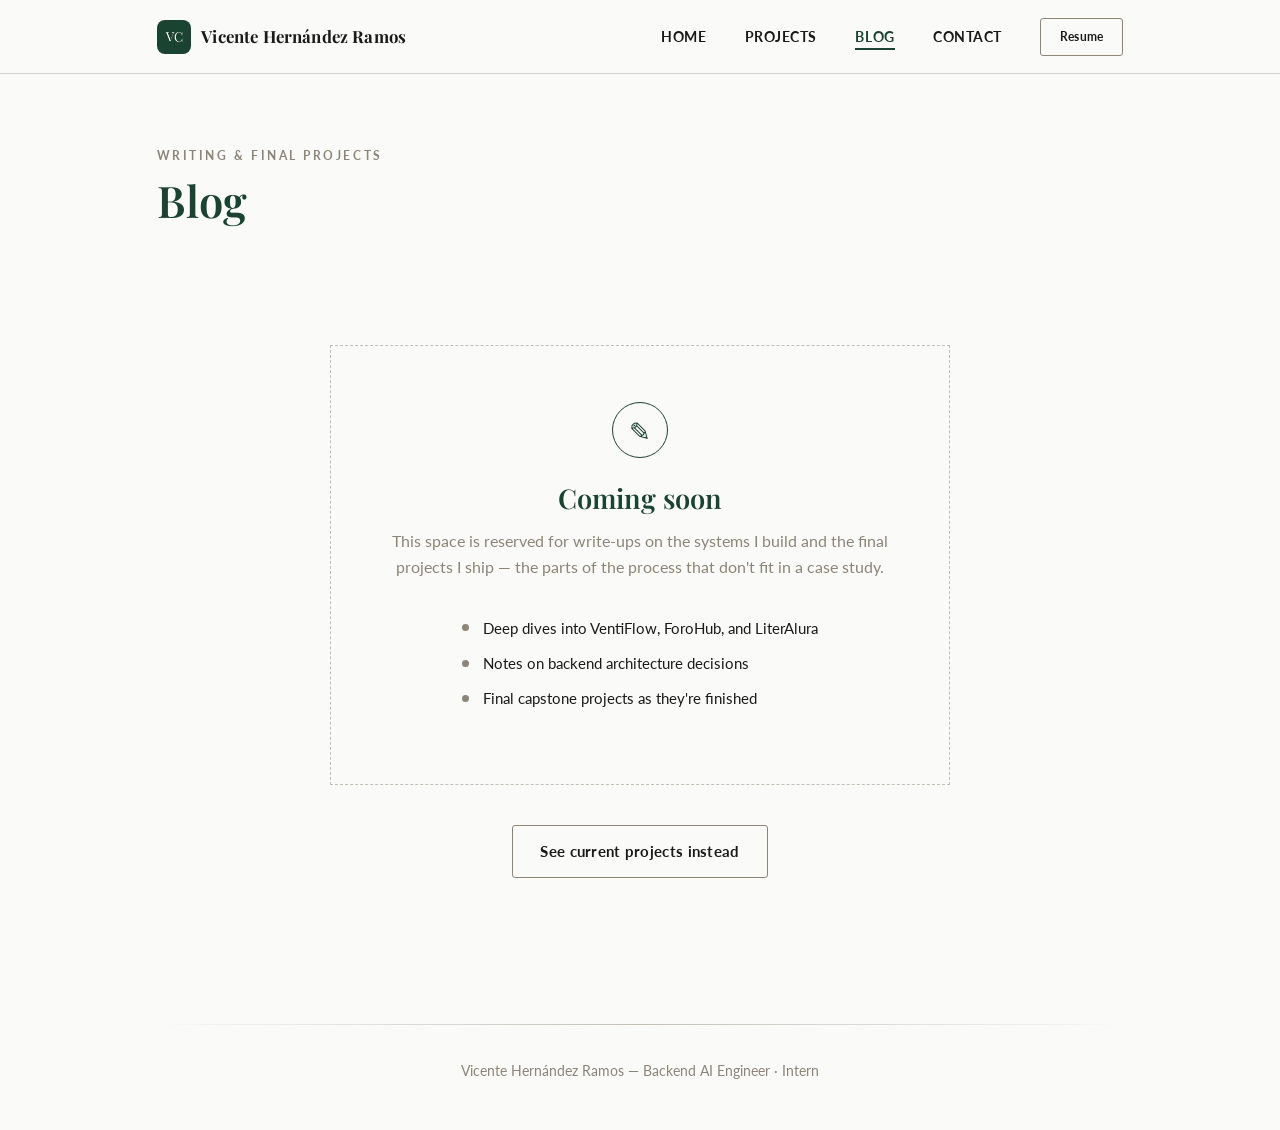
<file: blog.html>
<!DOCTYPE html>
<html lang="es">
<head>
<meta charset="UTF-8">
<meta name="viewport" content="width=device-width, initial-scale=1.0">
<title>Blog — Vicente Hernández Ramos</title>
<meta name="description" content="Escritos y proyectos finales de Vicente Hernández Ramos — próximamente.">
<link rel="icon" type="image/png" href="assets/android-chrome-512x512.png">
<link rel="preconnect" href="https://fonts.googleapis.com">
<link rel="preconnect" href="https://fonts.gstatic.com" crossorigin>
<link href="https://fonts.googleapis.com/css2?family=Lato:wght@400;700;900&family=Playfair+Display:wght@500;600;700&display=swap" rel="stylesheet">
<link rel="stylesheet" href="styles/styles.css">
</head>
<body>

<nav class="site-nav">
  <div class="wrap">
    <a href="index.html" class="brand">
      <img src="assets/android-chrome-512x512.png" alt="Logo VC">
      <span>Vicente Hernández Ramos</span>
    </a>
    <div class="nav-right">
      <ul>
        <li><a href="index.html" class="nav-link">Home</a></li>
        <li><a href="projects.html" class="nav-link">Projects</a></li>
        <li><a href="blog.html" class="nav-link is-active">Blog</a></li>
        <li><a href="contact.html" class="nav-link">Contact</a></li>
      </ul>
      <a href="https://drive.google.com/file/d/10PEnXx7qyDLWZ7_0M2ocUHlH25EIFLmy/view?usp=sharing" target="_blank"
          rel="noopener" class="btn btn-ghost btn-sm">Resume</a>
    </div>
  </div>
</nav>

<header style="padding: 4.5rem 0 1rem;">
  <div class="wrap">
    <p class="eyebrow">Writing &amp; final projects</p>
    <h1 style="font-size: clamp(2rem, 3.4vw, 2.8rem); margin-top: 0.6rem; max-width: 22ch;">Blog</h1>
  </div>
</header>

<section>
  <div class="wrap">
    <div class="blog-empty">
      <span class="glyph-lg">✎</span>
      <h2>Coming soon</h2>
      <p>This space is reserved for write-ups on the systems I build and the final projects I ship — the parts of the process that don't fit in a case study.</p>
      <ul class="coming-list">
        <li>Deep dives into VentiFlow, ForoHub, and LiterAlura</li>
        <li>Notes on backend architecture decisions</li>
        <li>Final capstone projects as they're finished</li>
      </ul>
    </div>
    <div style="text-align:center; margin-top: 2.5rem;">
      <a href="projects.html" class="btn btn-ghost">See current projects instead</a>
    </div>
  </div>
</section>

<footer>
  <div class="wrap">
    <div class="divider"></div>
    <p>Vicente Hernández Ramos — Backend AI Engineer · Intern</p>
  </div>
</footer>

</body>
</html>
</file>
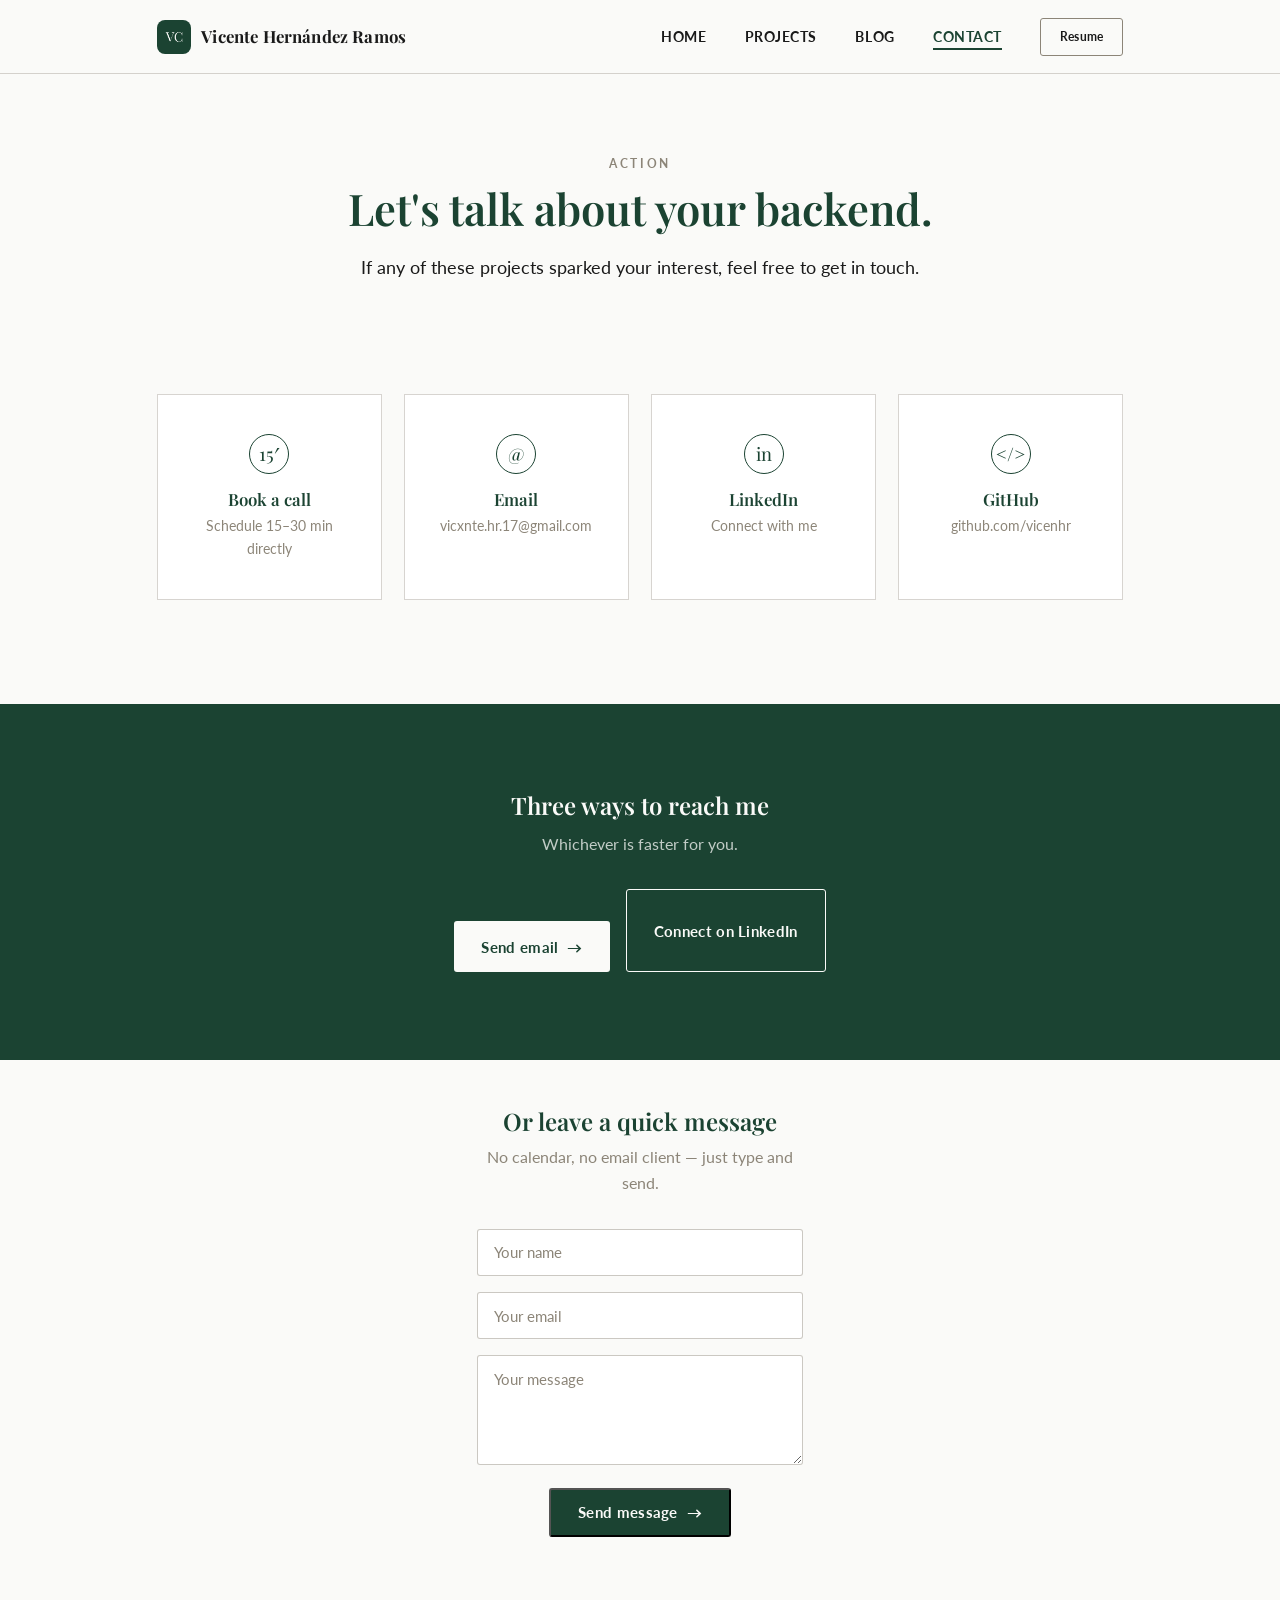
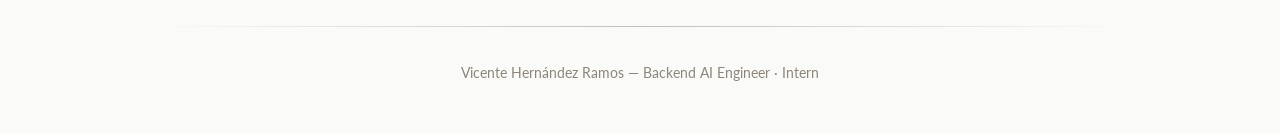
<file: contact.html>
<!DOCTYPE html>
<html lang="es">

<head>
  <meta charset="UTF-8">
  <meta name="viewport" content="width=device-width, initial-scale=1.0">
  <title>Contact — Vicente Hernández Ramos</title>
  <meta name="description"
    content="Contacta a Vicente Hernández Ramos, Backend AI Engineer intern, por email, LinkedIn o GitHub.">
  <link rel="icon" type="image/png" href="assets/android-chrome-512x512.png">
  <link rel="preconnect" href="https://fonts.googleapis.com">
  <link rel="preconnect" href="https://fonts.gstatic.com" crossorigin>
  <link
    href="https://fonts.googleapis.com/css2?family=Lato:wght@400;700;900&family=Playfair+Display:wght@500;600;700&display=swap"
    rel="stylesheet">
  <link rel="stylesheet" href="styles/styles.css">
</head>

<body>

  <nav class="site-nav">
    <div class="wrap">
      <a href="index.html" class="brand">
        <img src="assets/android-chrome-512x512.png" alt="Logo VC">
        <span>Vicente Hernández Ramos</span>
      </a>
      <div class="nav-right">
        <ul>
          <li><a href="index.html" class="nav-link">Home</a></li>
          <li><a href="projects.html" class="nav-link">Projects</a></li>
          <li><a href="blog.html" class="nav-link">Blog</a></li>
          <li><a href="contact.html" class="nav-link is-active">Contact</a></li>
        </ul>
        <a href="https://drive.google.com/file/d/10PEnXx7qyDLWZ7_0M2ocUHlH25EIFLmy/view?usp=sharing" target="_blank"
          rel="noopener" class="btn btn-ghost btn-sm">Resume</a>
      </div>
    </div>
  </nav>

  <header class="contact-hero">
    <div class="wrap">
      <p class="eyebrow">Action</p>
      <h1 style="font-size: clamp(2rem, 3.4vw, 2.8rem); margin-top: 0.6rem;">Let's talk about your backend.</h1>
      <p class="lede">If any of these projects sparked your interest, feel free to get in touch.</p>
    </div>
  </header>

  <section style="padding-top: 1rem;">
    <div class="wrap">
      <div class="channel-grid channel-grid-4">
        <a href="https://calendly.com/vicxnte-hr-17/30min" target="_blank" rel="noopener" class="channel-card">
          <span class="glyph">15′</span>
          <h3>Book a call</h3>
          <p>Schedule 15–30 min directly</p>
        </a>
        <a href="mailto:vicxnte.hr.17@gmail.com" class="channel-card">
          <span class="glyph">@</span>
          <h3>Email</h3>
          <p>vicxnte.hr.17@gmail.com</p>
        </a>
        <a href="https://linkedin.com/in/vicente-hernandez-ramos" target="_blank" rel="noopener" class="channel-card">
          <span class="glyph">in</span>
          <h3>LinkedIn</h3>
          <p>Connect with me</p>
        </a>
        <a href="https://github.com/vicenhr" target="_blank" rel="noopener" class="channel-card">
          <span class="glyph">&lt;/&gt;</span>
          <h3>GitHub</h3>
          <p>github.com/vicenhr</p>
        </a>
      </div>
    </div>
  </section>

  <section class="cta-band">
    <div class="wrap">
      <h2>Three ways to reach me</h2>
      <p>Whichever is faster for you.</p>
      <div class="hero-ctas" style="justify-content: center; margin-top: 2rem;">
        <a href="mailto:vicxnte.hr.17@gmail.com" class="btn btn-primary btn-arrow">Send email</a>
        <a href="https://linkedin.com/in/vicente-hernandez-ramos" target="_blank" rel="noopener" class="btn btn-ghost"
          style="border-color: var(--paper); color: var(--paper);">Connect on LinkedIn</a>
      </div>
    </div>
  </section>

  <section style="padding: 3rem 0;">
    <div class="wrap contact-form-wrap">
      <h2>Or leave a quick message</h2>
      <p>No calendar, no email client — just type and send.</p>

      <form name="contact" method="POST" data-netlify="true" netlify-honeypot="bot-field" class="contact-form">
        <input type="hidden" name="form-name" value="contact" />
        <p style="display:none;">
          <label>No llenes esto: <input name="bot-field" /></label>
        </p>

        <input type="text" name="name" placeholder="Your name" required />
        <input type="email" name="email" placeholder="Your email" required />
        <textarea name="message" placeholder="Your message" rows="4" required></textarea>

        <button type="submit" class="btn btn-primary btn-arrow">Send message</button>
      </form>
    </div>
  </section>

  <footer>
    <div class="wrap">
      <div class="divider"></div>
      <p>Vicente Hernández Ramos — Backend AI Engineer · Intern</p>
    </div>
  </footer>

</body>

</html>
</file>
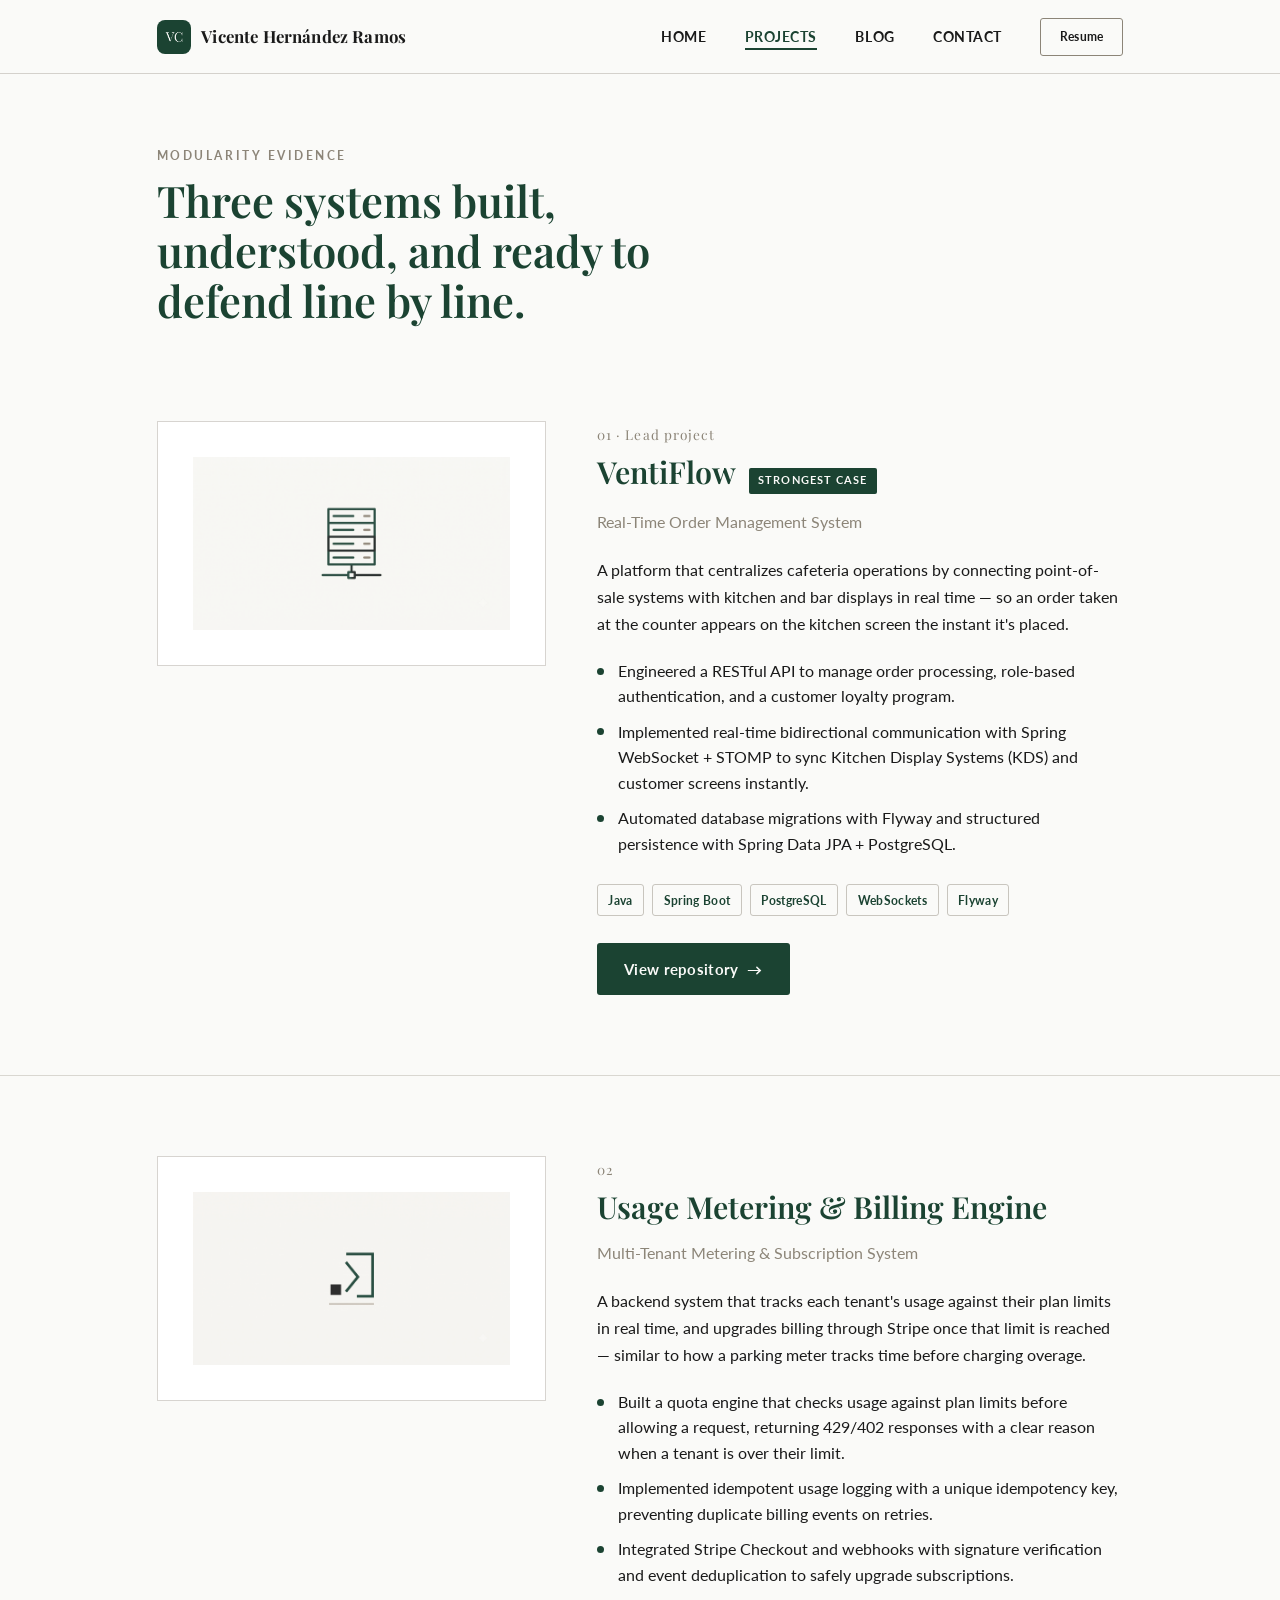
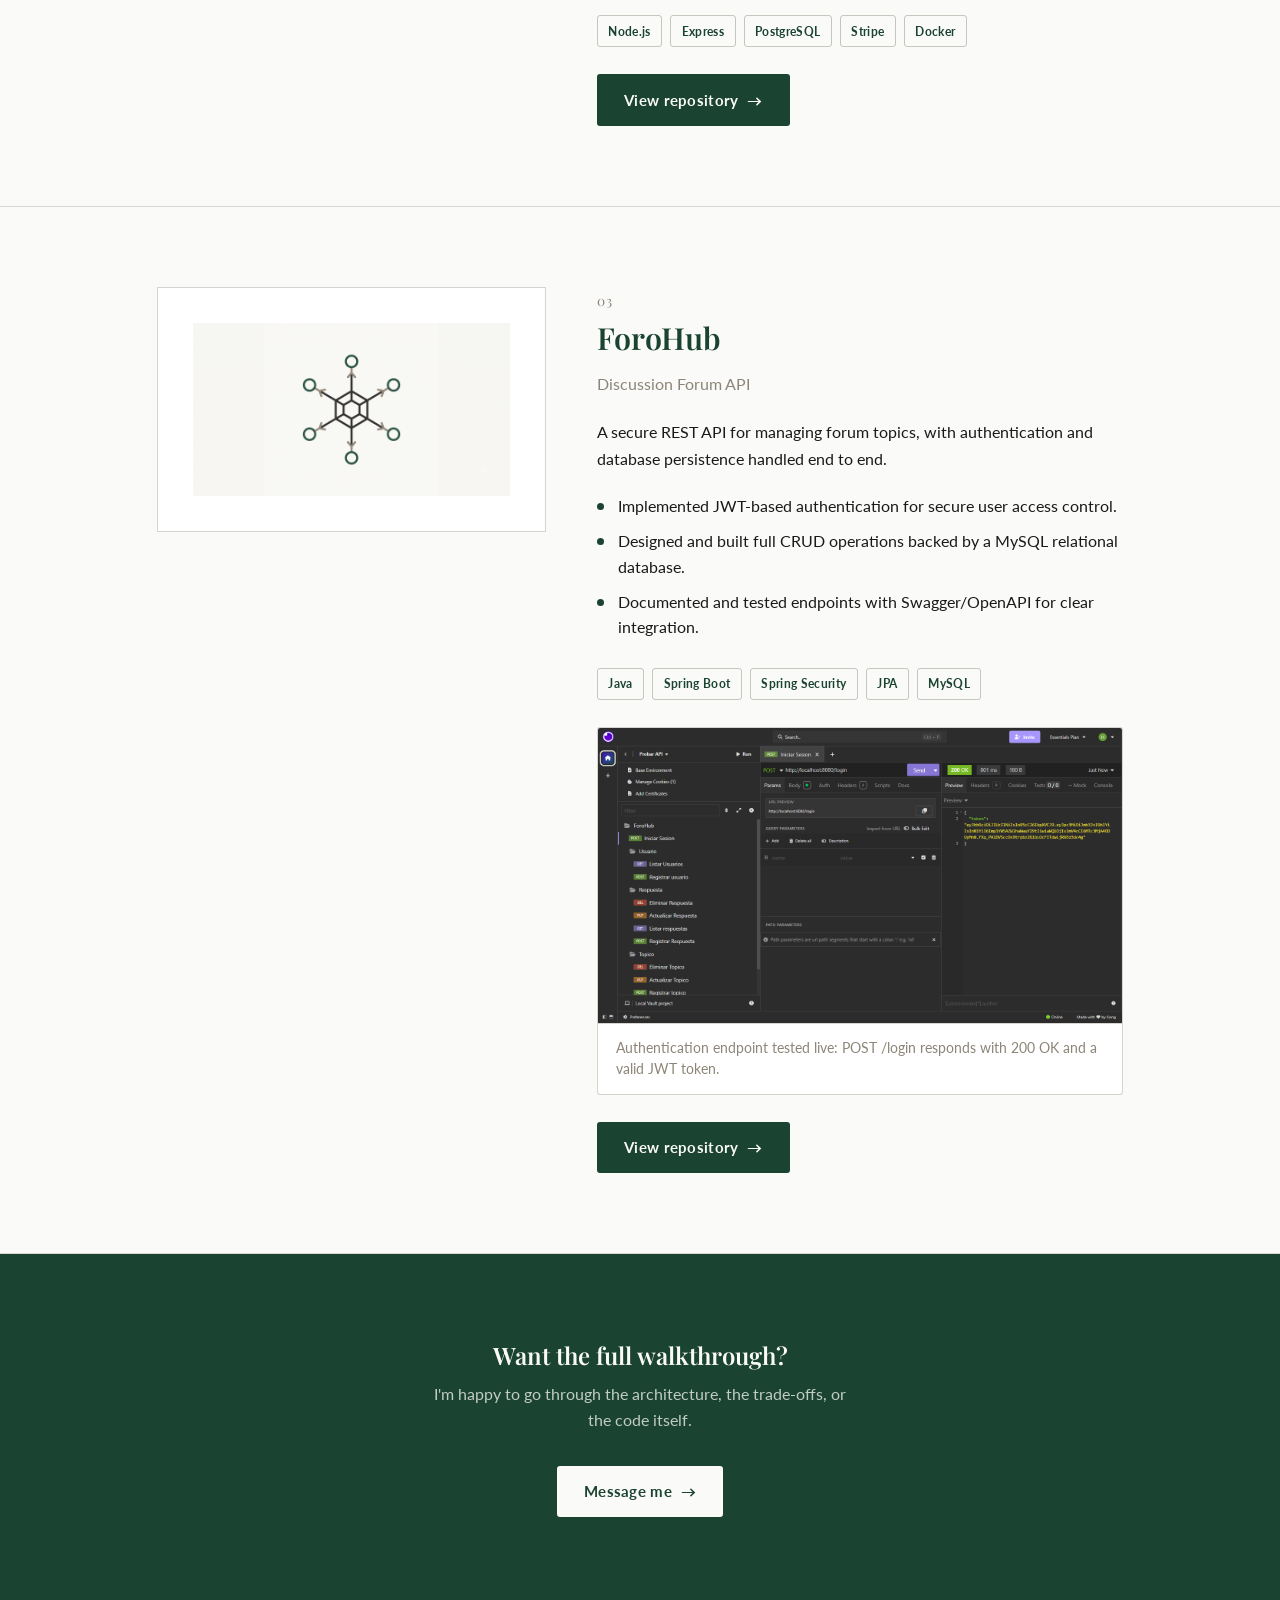
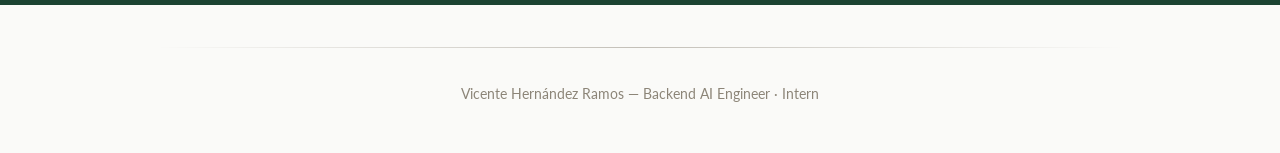
<file: projects.html>
<!DOCTYPE html>
<html lang="es">
<head>
<meta charset="UTF-8">
<meta name="viewport" content="width=device-width, initial-scale=1.0">
<title>Projects — Vicente Hernández Ramos</title>
<meta name="description" content="VentiFlow, ForoHub y LiterAlura: sistemas backend en Java y Spring Boot construidos por Vicente Hernández Ramos.">
<link rel="icon" type="image/png" href="assets/android-chrome-512x512.png">
<link rel="preconnect" href="https://fonts.googleapis.com">
<link rel="preconnect" href="https://fonts.gstatic.com" crossorigin>
<link href="https://fonts.googleapis.com/css2?family=Lato:wght@400;700;900&family=Playfair+Display:wght@500;600;700&display=swap" rel="stylesheet">
<link rel="stylesheet" href="styles/styles.css">
</head>
<body>

<nav class="site-nav">
  <div class="wrap">
    <a href="index.html" class="brand">
      <img src="assets/android-chrome-512x512.png" alt="Logo VC">
      <span>Vicente Hernández Ramos</span>
    </a>
    <div class="nav-right">
      <ul>
        <li><a href="index.html" class="nav-link">Home</a></li>
        <li><a href="projects.html" class="nav-link is-active">Projects</a></li>
        <li><a href="blog.html" class="nav-link">Blog</a></li>
        <li><a href="contact.html" class="nav-link">Contact</a></li>
      </ul>
      <a href="https://drive.google.com/file/d/10PEnXx7qyDLWZ7_0M2ocUHlH25EIFLmy/view?usp=sharing" target="_blank"
          rel="noopener" class="btn btn-ghost btn-sm">Resume</a>
    </div>
  </div>
</nav>

<header style="padding: 4.5rem 0 1rem;">
  <div class="wrap">
    <p class="eyebrow">Modularity evidence</p>
    <h1 style="font-size: clamp(2rem, 3.4vw, 2.8rem); margin-top: 0.6rem; max-width: 22ch;">Three systems built, understood, and ready to defend line by line.</h1>
  </div>
</header>

<!-- VENTIFLOW — lead -->
<section class="project-case" id="ventiflow">
  <div class="wrap">
    <div class="case-grid">
      <div class="case-visual">
        <img src="assets/server-icon.png" alt="Diagrama de servidor y red representando la arquitectura de VentiFlow">
      </div>
      <div>
        <span class="case-index">01 · Lead project</span>
        <div class="case-title">
          <h3>VentiFlow</h3>
          <span class="lead-badge">Strongest case</span>
        </div>
        <p class="case-summary">Real-Time Order Management System</p>
        <p class="case-desc">A platform that centralizes cafeteria operations by connecting point-of-sale systems with kitchen and bar displays in real time — so an order taken at the counter appears on the kitchen screen the instant it's placed.</p>
        <ul class="case-list">
          <li>Engineered a RESTful API to manage order processing, role-based authentication, and a customer loyalty program.</li>
          <li>Implemented real-time bidirectional communication with Spring WebSocket + STOMP to sync Kitchen Display Systems (KDS) and customer screens instantly.</li>
          <li>Automated database migrations with Flyway and structured persistence with Spring Data JPA + PostgreSQL.</li>
        </ul>
        <div class="stack-chips">
          <span>Java</span><span>Spring Boot</span><span>PostgreSQL</span><span>WebSockets</span><span>Flyway</span>
        </div>
        <div class="case-ctas">
          <a href="https://github.com/vicenhr/ventiflow" target="_blank" rel="noopener" class="btn btn-primary btn-arrow">View repository</a>
        </div>
      </div>
    </div>
  </div>
</section>


<!-- METERING & BILLING ENGINE -->
<section class="project-case" id="metering-billing">
  <div class="wrap">
    <div class="case-grid">
      <div class="case-visual">
        <img src="assets/command-line.png" alt="Diagrama de flujo de medición de uso y suscripciones vía Stripe">
      </div>
      <div>
        <span class="case-index">02</span>
        <div class="case-title"><h3>Usage Metering & Billing Engine</h3></div>
        <p class="case-summary">Multi-Tenant Metering & Subscription System</p>
        <p class="case-desc">A backend system that tracks each tenant's usage against their plan limits in real time, and upgrades billing through Stripe once that limit is reached — similar to how a parking meter tracks time before charging overage.</p>
        <ul class="case-list">
          <li>Built a quota engine that checks usage against plan limits before allowing a request, returning 429/402 responses with a clear reason when a tenant is over their limit.</li>
          <li>Implemented idempotent usage logging with a unique idempotency key, preventing duplicate billing events on retries.</li>
          <li>Integrated Stripe Checkout and webhooks with signature verification and event deduplication to safely upgrade subscriptions.</li>
        </ul>
        <div class="stack-chips">
          <span>Node.js</span><span>Express</span><span>PostgreSQL</span><span>Stripe</span><span>Docker</span>
        </div>
        <div class="case-ctas">
          <a href="https://github.com/vicenhr/flyrank-capstone-metering-billing" target="_blank" rel="noopener" class="btn btn-primary btn-arrow">View repository</a>
        </div>
      </div>
    </div>
  </div>
</section>

<!-- FOROHUB -->
<section class="project-case" id="forohub">
  <div class="wrap">
    <div class="case-grid">
      <div class="case-visual">
        <img src="assets/hexagon-network.png" alt="Diagrama de nodos conectados representando la estructura de ForoHub">
      </div>
      <div>
        <span class="case-index">03</span>
        <div class="case-title"><h3>ForoHub</h3></div>
        <p class="case-summary">Discussion Forum API</p>
        <p class="case-desc">A secure REST API for managing forum topics, with authentication and database persistence handled end to end.</p>
        <ul class="case-list">
          <li>Implemented JWT-based authentication for secure user access control.</li>
          <li>Designed and built full CRUD operations backed by a MySQL relational database.</li>
          <li>Documented and tested endpoints with Swagger/OpenAPI for clear integration.</li>
        </ul>
        <div class="stack-chips">
          <span>Java</span><span>Spring Boot</span><span>Spring Security</span><span>JPA</span><span>MySQL</span>
        </div>

        <!-- NUEVO: evidencia real de funcionamiento -->
        <div class="case-proof">
          <img src="assets/forohub-auth-proof.png" alt="Captura de Insomnia mostrando el endpoint de login de ForoHub devolviendo un token JWT válido con status 200 OK">
          <p class="case-proof-caption">Authentication endpoint tested live: POST /login responds with 200 OK and a valid JWT token.</p>
        </div>

        <div class="case-ctas">
          <a href="https://github.com/vicenhr/forohub" target="_blank" rel="noopener" class="btn btn-primary btn-arrow">View repository</a>
        </div>
      </div>
    </div>
  </div>
</section>

<section class="cta-band">
  <div class="wrap">
    <h2>Want the full walkthrough?</h2>
    <p>I'm happy to go through the architecture, the trade-offs, or the code itself.</p>
    <a href="contact.html" class="btn btn-primary btn-arrow">Message me</a>
  </div>
</section>

<footer>
  <div class="wrap">
    <div class="divider"></div>
    <p>Vicente Hernández Ramos — Backend AI Engineer · Intern</p>
  </div>
</footer>

</body>
</html>
</file>
<file: styles/styles.css>
/* =========================================================
   Vicente Hernández Ramos — Portfolio
   Identity kit: Playfair Display + Lato
   Palette: #1B4332 (green) · #1A1A1A (ink) · #FAFAF8 (paper) · #8C8578 (taupe)
   ========================================================= */

:root {
  --green: #1B4332;
  --ink: #1A1A1A;
  --paper: #FAFAF8;
  --taupe: #8C8578;
  --paper-dim: #F1EFE9;
  --max: 1120px;
}

* { margin: 0; padding: 0; box-sizing: border-box; }

html { scroll-behavior: smooth; }

body {
  font-family: 'Lato', sans-serif;
  background-color: var(--paper);
  color: var(--ink);
  line-height: 1.65;
  font-size: 16px;
}

img { display: block; max-width: 100%; }

a { color: inherit; }

h1, h2, h3, h4 {
  font-family: 'Playfair Display', serif;
  color: var(--green);
  line-height: 1.15;
  font-weight: 600;
}

.eyebrow {
  font-family: 'Lato', sans-serif;
  font-size: 0.72rem;
  letter-spacing: 0.22em;
  text-transform: uppercase;
  color: var(--taupe);
  font-weight: 700;
}

.wrap {
  max-width: var(--max);
  margin: 0 auto;
  padding: 0 6%;
}

/* ---------- Focus / motion ---------- */
a:focus-visible, button:focus-visible {
  outline: 2px solid var(--green);
  outline-offset: 3px;
}
@media (prefers-reduced-motion: reduce) {
  * { transition: none !important; animation: none !important; }
}

/* ---------- Nav ---------- */
.site-nav {
  position: sticky;
  top: 0;
  z-index: 100;
  background: rgba(250, 250, 248, 0.92);
  backdrop-filter: blur(6px);
  border-bottom: 1px solid rgba(140, 133, 120, 0.35);
}
.site-nav .wrap {
  display: flex;
  align-items: center;
  justify-content: space-between;
  padding-top: 1.1rem;
  padding-bottom: 1.1rem;
}
.nav-right {
  display: flex;
  align-items: center;
  gap: 2.4rem;
}
.brand {
  display: flex;
  align-items: center;
  gap: 0.65rem;
  text-decoration: none;
}
.brand img { width: 34px; height: 34px; border-radius: 8px; }
.brand span {
  font-family: 'Playfair Display', serif;
  font-weight: 700;
  color: var(--ink);
  font-size: 1.05rem;
  letter-spacing: 0.01em;
}
.site-nav ul {
  list-style: none;
  display: flex;
  gap: 2.4rem;
}
.site-nav a.nav-link {
  text-decoration: none;
  font-weight: 700;
  font-size: 0.85rem;
  letter-spacing: 0.04em;
  text-transform: uppercase;
  color: var(--ink);
  padding-bottom: 3px;
  border-bottom: 2px solid transparent;
  transition: border-color 0.25s, color 0.25s;
}
.site-nav a.nav-link:hover,
.site-nav a.nav-link.is-active {
  color: var(--green);
  border-color: var(--green);
}

/* ---------- Buttons ---------- */
.btn {
  display: inline-flex;
  align-items: center;
  gap: 0.55rem;
  padding: 0.85rem 1.7rem;
  font-family: 'Lato', sans-serif;
  font-weight: 700;
  font-size: 0.92rem;
  letter-spacing: 0.02em;
  text-decoration: none;
  border-radius: 3px;
  transition: background 0.25s, color 0.25s, transform 0.25s;
}
.btn-primary {
  background: var(--green);
  color: var(--paper);
}
.btn-primary:hover { background: var(--ink); transform: translateY(-1px); }
.btn-ghost {
  background: transparent;
  border: 1.5px solid var(--taupe);
  color: var(--ink);
}
.btn-ghost:hover { border-color: var(--green); color: var(--green); }
.btn-arrow::after {
  content: "→";
  transition: transform 0.25s;
}
.btn:hover .btn-arrow::after,
.btn.btn-arrow:hover::after { transform: translateX(3px); }
.btn-sm {
  padding: 0.5rem 1.15rem;
  font-size: 0.76rem;
  letter-spacing: 0.03em;
}

/* ---------- Sections ---------- */
section { padding: 6.5rem 0; }
.section-head { max-width: 640px; margin-bottom: 3.2rem; }
.section-head h2 { font-size: clamp(1.9rem, 3vw, 2.4rem); margin-top: 0.5rem; }
.section-head p { color: var(--taupe); margin-top: 0.9rem; font-size: 1.05rem; }

.divider {
  width: 100%;
  height: 1px;
  background: linear-gradient(to right, transparent, rgba(140,133,120,0.5), transparent);
}

/* ---------- Hero (Home) ---------- */
.hero {
  position: relative;
  padding-top: 5rem;
  padding-bottom: 5rem;
  overflow: hidden;
}
.hero-bg {
  position: absolute;
  inset: 0;
  z-index: 0;
  opacity: 0.16;
  object-fit: cover;
  object-position: right top;
}
.hero .wrap {
  position: relative;
  z-index: 1;
  display: grid;
  grid-template-columns: 1.25fr 0.9fr;
  gap: 3.5rem;
  align-items: center;
}
.hero-claim {
  font-size: clamp(2rem, 3.6vw, 3.1rem);
  margin: 0.9rem 0 1.4rem;
  max-width: 20ch;
}
.hero-role {
  color: var(--taupe);
  font-size: 1.08rem;
  max-width: 34ch;
  margin-bottom: 2rem;
}
.hero-ctas { display: flex; gap: 1rem; flex-wrap: wrap; }
.hero-photo-wrap { position: relative; justify-self: center; }
.hero-photo {
  width: 280px;
  height: 360px;
  object-fit: cover;
  border-radius: 4px;
  box-shadow: 12px 12px 0 var(--green);
}
.hero-photo-tag {
  position: absolute;
  bottom: -18px;
  left: -18px;
  background: var(--paper);
  border: 1px solid rgba(140,133,120,0.5);
  padding: 0.5rem 0.9rem;
  font-size: 0.72rem;
  letter-spacing: 0.08em;
  text-transform: uppercase;
  font-weight: 700;
  color: var(--green);
}

/* ---------- Who I am ---------- */
.about-block { display: grid; grid-template-columns: 0.4fr 1fr; gap: 3rem; align-items: start; }
.about-block p { font-size: 1.08rem; max-width: 62ch; }
.about-block p + p { margin-top: 1rem; }
.stack-list { list-style: none; margin-top: 1.6rem; display: flex; flex-wrap: wrap; gap: 0.55rem; }
.stack-list li {
  font-size: 0.78rem;
  font-weight: 700;
  letter-spacing: 0.03em;
  padding: 0.35rem 0.7rem;
  border: 1px solid rgba(140,133,120,0.45);
  border-radius: 3px;
  color: var(--green);
}

/* ---------- Projects preview (Home) ---------- */
.preview-grid {
  display: grid;
  grid-template-columns: repeat(3, 1fr);
  gap: 1.6rem;
}
.preview-card {
  background: #fff;
  border: 1px solid rgba(140,133,120,0.35);
  padding: 2rem 1.7rem;
  display: flex;
  flex-direction: column;
  gap: 0.9rem;
  text-decoration: none;
  transition: border-color 0.25s, transform 0.25s;
}
.preview-card:hover { border-color: var(--green); transform: translateY(-3px); }
.preview-card .tag {
  font-size: 0.68rem;
  font-weight: 700;
  letter-spacing: 0.1em;
  text-transform: uppercase;
  color: var(--taupe);
}
.preview-card .tag.lead { color: var(--green); }
.preview-card h3 { font-size: 1.25rem; }
.preview-card p { color: var(--ink); font-size: 0.95rem; opacity: 0.85; }
.preview-card .chips { display: flex; gap: 0.4rem; flex-wrap: wrap; margin-top: auto; }
.preview-card .chips span {
  font-size: 0.68rem; font-weight: 700; color: var(--taupe);
}

/*--- CASE PROOF PROJECTS ---*/
.case-proof {
  margin: 0 0 1.7rem;
  background: #fff;
  border: 1px solid rgba(140,133,120,0.35);
  border-radius: 3px;
  overflow: hidden;
}
.case-proof img {
  width: 100%;
  display: block;
  border-bottom: 1px solid rgba(140,133,120,0.35);
}
.case-proof-caption {
  padding: 0.9rem 1.1rem;
  font-size: 0.85rem;
  color: var(--taupe);
  line-height: 1.5;
}
.case-proof-caption code {
  font-family: 'Lato', sans-serif;
  font-weight: 700;
  color: var(--green);
  background: var(--paper-dim);
  padding: 0.1rem 0.35rem;
  border-radius: 2px;
  font-size: 0.82rem;
}
.case-proof-caption strong { color: var(--green); }

/* ---------- Contact CTA band ---------- */
.cta-band {
  background: var(--green);
  color: var(--paper);
  text-align: center;
  padding: 5.5rem 0;
}
.cta-band h2 { color: var(--paper); }
.cta-band p { color: rgba(250,250,248,0.75); margin-top: 0.7rem; max-width: 46ch; margin-inline: auto; }
.cta-band .btn-primary { background: var(--paper); color: var(--green); margin-top: 2rem; }
.cta-band .btn-primary:hover { background: #fff; }

/* ---------- Projects page ---------- */
.project-case {
  padding: 5rem 0;
  border-bottom: 1px solid rgba(140,133,120,0.3);
}
.project-case:last-of-type { border-bottom: none; }
.case-grid {
  display: grid;
  grid-template-columns: 0.85fr 1.15fr;
  gap: 3.2rem;
  align-items: start;
}
.case-visual {
  position: relative;
  border: 1px solid rgba(140,133,120,0.35);
  background: #fff;
  padding: 2.2rem;
  display: flex;
  align-items: center;
  justify-content: center;
}
.case-visual img { width: 100%; opacity: 0.92; }
.case-index {
  font-family: 'Playfair Display', serif;
  font-size: 0.85rem;
  color: var(--taupe);
  letter-spacing: 0.08em;
}
.case-title { display: flex; align-items: baseline; gap: 0.8rem; flex-wrap: wrap; margin: 0.5rem 0 0.9rem; }
.case-title h3 { font-size: 1.9rem; }
.lead-badge {
  font-size: 0.66rem;
  font-weight: 700;
  letter-spacing: 0.1em;
  text-transform: uppercase;
  background: var(--green);
  color: var(--paper);
  padding: 0.28rem 0.6rem;
  border-radius: 2px;
}
.case-summary { color: var(--taupe); font-size: 1rem; margin-bottom: 1.4rem; }
.case-desc { margin-bottom: 1.3rem; font-size: 1.02rem; max-width: 58ch; }
.case-list { list-style: none; display: flex; flex-direction: column; gap: 0.6rem; margin-bottom: 1.7rem; }
.case-list li {
  position: relative;
  padding-left: 1.3rem;
  font-size: 0.97rem;
}
.case-list li::before {
  content: "";
  position: absolute;
  left: 0; top: 0.55rem;
  width: 7px; height: 7px;
  background: var(--green);
  border-radius: 50%;
}
.stack-chips { display: flex; flex-wrap: wrap; gap: 0.5rem; margin-bottom: 1.7rem; }
.stack-chips span {
  font-size: 0.74rem; font-weight: 700; letter-spacing: 0.03em;
  padding: 0.32rem 0.65rem; border: 1px solid rgba(140,133,120,0.45);
  border-radius: 3px; color: var(--green);
}
.case-ctas { display: flex; gap: 0.9rem; flex-wrap: wrap; }

.extra-note {
  margin-top: 4.5rem;
  padding: 2.2rem 2.4rem;
  background: var(--paper-dim);
  border-left: 3px solid var(--taupe);
}
.extra-note h4 { font-size: 1.05rem; color: var(--ink); font-family: 'Lato', sans-serif; font-weight: 700; margin-bottom: 0.4rem; }
.extra-note p { font-size: 0.95rem; color: var(--taupe); }
.extra-note a { color: var(--green); font-weight: 700; text-decoration: underline; }

/* ---------- Contact page ---------- */
.contact-hero {
  padding-top: 5rem;
  padding-bottom: 3rem;
}
.contact-hero .wrap { max-width: 760px; text-align: center; }
.contact-hero p.lede { font-size: 1.15rem; color: var(--ink); margin: 1.2rem 0 0; }
.channel-grid {
  display: grid;
  grid-template-columns: repeat(3, 1fr);
  gap: 1.4rem;
  margin-top: 3rem;
}
.channel-grid-4 { grid-template-columns: repeat(4, 1fr); }
@media (max-width: 720px) {
  .channel-grid-4 { grid-template-columns: repeat(2, 1fr); }
}
.channel-card {
  background: #fff;
  border: 1px solid rgba(140,133,120,0.35);
  padding: 2.4rem 1.6rem;
  text-align: center;
  text-decoration: none;
  transition: border-color 0.25s, transform 0.25s;
}
.channel-card:hover { border-color: var(--green); transform: translateY(-3px); }
.channel-card .glyph {
  width: 40px; height: 40px; margin: 0 auto 1rem;
  border: 1.5px solid var(--green); border-radius: 50%;
  display: flex; align-items: center; justify-content: center;
  color: var(--green); font-family: 'Playfair Display', serif; font-size: 1.15rem;
}
.channel-card h3 { font-size: 1.05rem; margin-bottom: 0.3rem; }
.channel-card p { font-size: 0.88rem; color: var(--taupe); word-break: break-word; }

/* ---------- Blog (empty state) ---------- */
.blog-empty {
  text-align: center;
  max-width: 620px;
  margin: 0 auto;
  padding: 3.5rem 2rem 4.5rem;
  border: 1px dashed rgba(140,133,120,0.5);
}
.blog-empty .glyph-lg {
  width: 56px; height: 56px; margin: 0 auto 1.6rem;
  border: 1.5px solid var(--green); border-radius: 50%;
  display: flex; align-items: center; justify-content: center;
  color: var(--green); font-family: 'Playfair Display', serif; font-size: 1.6rem;
}
.blog-empty h2 { font-size: 1.7rem; }
.blog-empty p { color: var(--taupe); margin-top: 0.8rem; }
.coming-list {
  list-style: none;
  margin-top: 2.2rem;
  text-align: left;
  display: inline-flex;
  flex-direction: column;
  gap: 0.65rem;
}
.coming-list li {
  position: relative;
  padding-left: 1.3rem;
  font-size: 0.95rem;
  color: var(--ink);
}
.coming-list li::before {
  content: "";
  position: absolute;
  left: 0; top: 0.55rem;
  width: 7px; height: 7px;
  background: var(--taupe);
  border-radius: 50%;
}

/* ---------- Contact form ---------- */
.contact-form-wrap {
  max-width: 480px;
  margin: 0 auto;
  text-align: center;
}
.contact-form-wrap h2 { margin-bottom: 0.5rem; }
.contact-form-wrap > p { color: var(--taupe); margin-bottom: 2rem; }

.contact-form {
  display: flex;
  flex-direction: column;
  gap: 1rem;
  text-align: left;
}
.contact-form input,
.contact-form textarea {
  font-family: 'Lato', sans-serif;
  font-size: 0.95rem;
  padding: 0.85rem 1rem;
  border: 1px solid rgba(140,133,120,0.45);
  border-radius: 3px;
  background: #fff;
  color: var(--ink);
  transition: border-color 0.25s;
}
.contact-form input::placeholder,
.contact-form textarea::placeholder { color: var(--taupe); }
.contact-form input:focus,
.contact-form textarea:focus {
  outline: none;
  border-color: var(--green);
}
.contact-form textarea { resize: vertical; min-height: 110px; }
.contact-form button { align-self: center; margin-top: 0.4rem; }

/* ---------- Footer ---------- */
footer {
  padding: 2.6rem 0 3rem;
  text-align: center;
  color: var(--taupe);
  font-size: 0.85rem;
}
footer .divider { margin-bottom: 2.2rem; }


/* ---------- Responsive ---------- */
@media (max-width: 860px) {
  .hero .wrap {
    grid-template-columns: 1fr;
    text-align: center;
    justify-items: center;
  }
  .hero-claim, .hero-role {
    margin-left: auto;
    margin-right: auto;
  }
  .hero-photo-wrap {
    justify-self: center;
    margin: 0 auto;
  }
  .hero-ctas { justify-content: center; }
  .preview-grid { grid-template-columns: 1fr; }
  .about-block { grid-template-columns: 1fr; text-align: center; }
  .about-block .stack-list { justify-content: center; }
  .about-block > p.eyebrow { margin-bottom: 0.4rem; }
  .case-grid { grid-template-columns: 1fr; }
  .channel-grid { grid-template-columns: 1fr; }
}
@media (max-width: 640px) {
  .site-nav .wrap {
    flex-wrap: wrap;
    row-gap: 0.85rem;
  }
  .brand span { display: none; }
  .nav-right { display: contents; }
  .site-nav ul {
    order: 3;
    width: 100%;
    justify-content: center;
    flex-wrap: wrap;
    gap: 1rem;
  }
  .btn-sm { order: 2; }
  .site-nav a.nav-link { font-size: 0.72rem; }
}
@media (max-width: 560px) {
  .wrap { padding: 0 5.5%; }
  section { padding: 4rem 0; }
  .hero-photo {
    width: 220px;
    height: 280px;
  }
  .hero-ctas { flex-direction: column; align-items: stretch; }
  .hero-ctas .btn { justify-content: center; }
}
</file>
